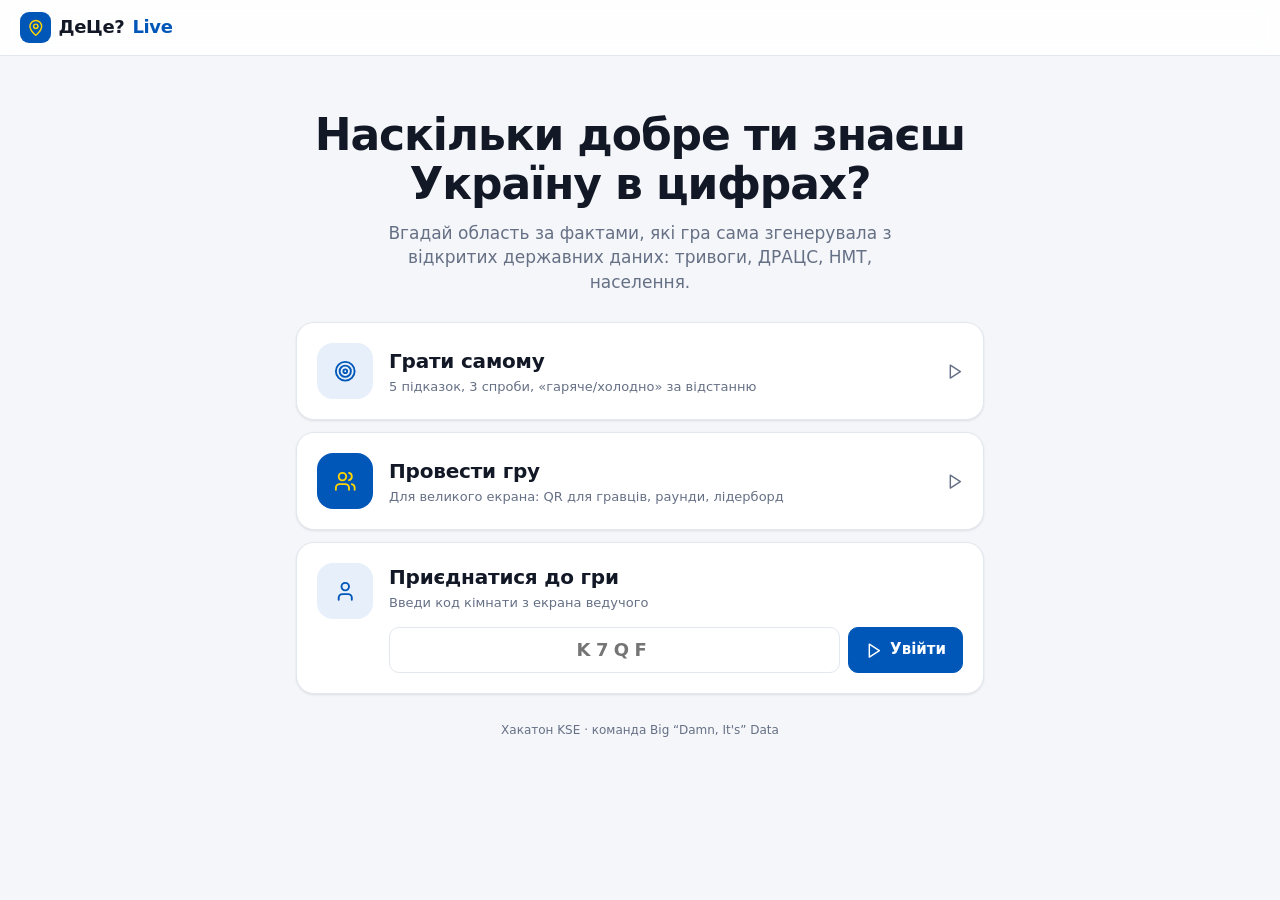
<file: static/index.html>
<!doctype html>
<!-- Стартова сторінка: вибір режиму (соло / провести гру / приєднатися). Власник: Андрій.
     Сюди веде редірект з «/» (app/main.py). Соло-гра — у solo.html. -->
<html lang="uk">
<head>
  <meta charset="utf-8">
  <meta name="viewport" content="width=device-width, initial-scale=1">
  <meta name="theme-color" content="#0057b8">
  <title>ДеЦе? Live</title>
  <meta name="description" content="Квіз на відкритих даних: вгадай область України за фактами з державних датасетів.">
  <link rel="stylesheet" href="/static/css/style.css?v=2">
  <link rel="icon" href="data:image/svg+xml,%3Csvg xmlns='http://www.w3.org/2000/svg' viewBox='0 0 24 24'%3E%3Crect width='24' height='24' rx='6' fill='%230057b8'/%3E%3Cpath d='M12 5a5 5 0 0 0-5 5c0 3.5 5 9 5 9s5-5.5 5-9a5 5 0 0 0-5-5zm0 7a2 2 0 1 1 0-4 2 2 0 0 1 0 4z' fill='%23ffd34d'/%3E%3C/svg%3E">
</head>
<body class="is-landing">
  <div class="app">
    <header class="topbar">
      <div class="logo"><span class="logo__mark"><i data-icon="map-pin"></i></span>ДеЦе?<span class="logo__accent">Live</span></div>
    </header>

    <main class="landing">
      <section class="landing__hero rise-in">
        <h1 class="landing__title">Наскільки добре ти знаєш Україну в&nbsp;цифрах?</h1>
        <p class="landing__sub">Вгадай область за фактами, які гра сама згенерувала з відкритих державних даних:
          тривоги, ДРАЦС, НМТ, населення.</p>
      </section>

      <div class="modes">
        <a class="mode rise-in" style="--i: 1" href="/static/solo.html" data-keep-query>
          <span class="mode__icon"><i data-icon="target" class="icon--lg"></i></span>
          <span class="mode__body">
            <span class="mode__title">Грати самому</span>
            <span class="mode__text">5 підказок, 3 спроби, «гаряче/холодно» за відстанню</span>
          </span>
          <i data-icon="play" class="mode__arrow"></i>
        </a>

        <a class="mode mode--accent rise-in" style="--i: 2" href="/static/host.html" data-keep-query>
          <span class="mode__icon"><i data-icon="users" class="icon--lg"></i></span>
          <span class="mode__body">
            <span class="mode__title">Провести гру</span>
            <span class="mode__text">Для великого екрана: QR для гравців, раунди, лідерборд</span>
          </span>
          <i data-icon="play" class="mode__arrow"></i>
        </a>

        <form class="mode mode--join rise-in" style="--i: 3" id="join-form" novalidate>
          <span class="mode__icon"><i data-icon="user" class="icon--lg"></i></span>
          <span class="mode__body">
            <span class="mode__title">Приєднатися до гри</span>
            <span class="mode__text">Введи код кімнати з екрана ведучого</span>
            <span class="join-row">
              <input class="input input--code" id="room-code" maxlength="4" placeholder="K7QF"
                     autocomplete="off" autocapitalize="characters" aria-label="Код кімнати">
              <button class="btn btn--primary" type="submit"><i data-icon="play"></i>Увійти</button>
            </span>
            <span class="error" id="join-error" hidden>Код — 4 символи з екрана ведучого</span>
          </span>
        </form>
      </div>

      <p class="landing__foot muted">Хакатон KSE · команда Big “Damn, It's” Data</p>
    </main>
  </div>

  <script type="module">
    import { hydrateIcons } from '/static/js/icons.js?v=2';

    hydrateIcons();

    // ?mock=1 та інші параметри переносимо в посилання, щоб тестувати моки зі стартової сторінки.
    if (location.search) {
      document.querySelectorAll('a[data-keep-query]').forEach((a) => { a.href += location.search; });
    }

    // «Приєднатися»: код → play.html?room=CODE
    const form = document.getElementById('join-form');
    const input = document.getElementById('room-code');
    const error = document.getElementById('join-error');
    input.addEventListener('input', () => {
      input.value = input.value.toUpperCase().replace(/[^A-Z0-9]/g, '');
      error.hidden = true;
    });
    form.addEventListener('submit', (e) => {
      e.preventDefault();
      const code = input.value.trim().toUpperCase();
      if (!/^[A-Z0-9]{4}$/.test(code)) {
        error.hidden = false;
        input.focus();
        return;
      }
      location.href = `/static/play.html?room=${code}`;
    });
  </script>
</body>
</html>
</file>
<file: static/css/style.css>
/* Власник: Андрій. Спільні стилі для index.html (старт), solo.html, host.html, play.html. */

/* ------------------------------------------------------------ токени */
:root {
  /* кольори */
  --bg: #f4f6f9;
  --surface: #ffffff;
  --surface-2: #f1f3f7;
  --text: #121826;
  --text-muted: #667085;
  --border: #e3e7ee;
  --accent: #0057b8;          /* синій прапора */
  --accent-hover: #004a9c;
  --accent-soft: #e6effa;
  --accent-2: #ffd500;        /* жовтий прапора */
  --accent-2-soft: #fff6cc;
  --accent-text: #ffffff;
  --danger: #d92d20;
  --danger-soft: #fdecea;
  --success: #12804a;
  --success-soft: #e3f4ea;

  /* карта */
  --region-fill: #e6e9ef;
  --region-stroke: #ffffff;
  --region-hover: #c8d8f0;
  --region-selected: #0057b8;
  --region-disabled: #cfd4dc;

  /* heat — синхронно з HEAT_COLORS в api.js */
  --heat-hot: #d7301f;
  --heat-warm: #fc8d59;
  --heat-cool: #fdcc8a;
  --heat-cold: #4575b4;

  /* типографіка */
  --font: system-ui, -apple-system, "Segoe UI", Roboto, "Helvetica Neue", Arial, sans-serif;
  --fs-xs: 0.75rem;
  --fs-sm: 0.8125rem;
  --fs-base: 0.9375rem;
  --fs-lg: 1.125rem;
  --fs-xl: 1.5rem;
  --fs-xxl: 2rem;

  /* відступи, радіуси, тіні */
  --sp-1: 4px;
  --sp-2: 8px;
  --sp-3: 12px;
  --sp-4: 16px;
  --sp-5: 20px;
  --sp-6: 28px;
  --radius: 14px;
  --radius-sm: 10px;
  --shadow: 0 1px 2px rgba(16, 24, 40, 0.04), 0 1px 3px rgba(16, 24, 40, 0.06);
  --shadow-lg: 0 8px 24px rgba(16, 24, 40, 0.08);
  --transition: 150ms ease;

  --topbar-h: 56px;
  --side-w: 360px;
}

/* проєктор (клас на <body> у host.html): помірно більше, але без «плакатних» розмірів */
.is-projector {
  --fs-xs: 0.875rem;
  --fs-sm: 0.9375rem;
  --fs-base: 1.0625rem;
  --fs-lg: 1.3125rem;
  --fs-xl: 1.75rem;
  --fs-xxl: 2.75rem;
  --side-w: 440px;
  --topbar-h: 64px;
}

/* ------------------------------------------------------------ reset */
*,
*::before,
*::after {
  box-sizing: border-box;
}

html,
body {
  margin: 0;
  height: 100%;
}

body {
  font-family: var(--font);
  font-size: var(--fs-base);
  line-height: 1.45;
  color: var(--text);
  background: var(--bg);
  -webkit-font-smoothing: antialiased;
}

h1, h2, h3, p, ul, ol {
  margin: 0;
}

ul, ol {
  padding: 0;
  list-style: none;
}

button,
input {
  font: inherit;
  color: inherit;
}

svg {
  display: block;
}

[hidden] {
  display: none !important;
}

.icon {
  width: 1.15em;
  height: 1.15em;
  flex: none;
}

.icon--lg {
  width: 1.5em;
  height: 1.5em;
}

/* ------------------------------------------------------------ каркас сторінки */
.app {
  min-height: 100%;
  display: flex;
  flex-direction: column;
}

.topbar {
  position: sticky;
  top: 0;
  z-index: 10;
  height: var(--topbar-h);
  display: flex;
  align-items: center;
  justify-content: space-between;
  gap: var(--sp-4);
  padding: 0 var(--sp-5);
  background: rgba(255, 255, 255, 0.9);
  backdrop-filter: blur(8px);
  border-bottom: 1px solid var(--border);
}

.topbar__right {
  display: flex;
  align-items: center;
  gap: var(--sp-3);
}

.logo {
  display: flex;
  align-items: center;
  gap: var(--sp-2);
  font-size: var(--fs-lg);
  font-weight: 800;
  letter-spacing: -0.02em;
}

.logo__mark {
  display: grid;
  place-items: center;
  width: 2em;
  height: 2em;
  border-radius: 9px;
  background: var(--accent);
  color: var(--accent-2);
  font-size: 0.85em;
}

.logo__accent {
  color: var(--accent);
}

/* карта зліва, панель справа; на вузьких екранах — одна колонка */
.layout {
  flex: 1;
  display: grid;
  grid-template-columns: minmax(0, 1fr) var(--side-w);
  gap: var(--sp-5);
  padding: var(--sp-5);
  align-items: start;
}

@media (max-width: 900px) {
  .layout {
    grid-template-columns: 1fr;
    padding: var(--sp-3);
    gap: var(--sp-3);
  }
}

.map-area {
  position: sticky;
  top: calc(var(--topbar-h) + var(--sp-5));
  display: flex;
  flex-direction: column;
  align-items: center;
  justify-content: center;
  min-height: 320px;
  height: calc(100dvh - var(--topbar-h) - 2 * var(--sp-5));
  background: var(--surface);
  border: 1px solid var(--border);
  border-radius: var(--radius);
  box-shadow: var(--shadow);
  padding: var(--sp-5);
  overflow: hidden;
}

@media (max-width: 900px) {
  .map-area {
    position: static;
    height: auto;
    min-height: 0;
    padding: var(--sp-3);
  }
}

.side {
  display: flex;
  flex-direction: column;
  gap: var(--sp-3);
  min-width: 0;
}

/* ------------------------------------------------------------ компоненти */
.panel {
  background: var(--surface);
  border: 1px solid var(--border);
  border-radius: var(--radius);
  box-shadow: var(--shadow);
  padding: var(--sp-4);
}

.panel__head {
  display: flex;
  align-items: center;
  justify-content: space-between;
  gap: var(--sp-2);
  margin-bottom: var(--sp-3);
}

.panel__title {
  display: flex;
  align-items: center;
  gap: var(--sp-2);
  font-size: var(--fs-xs);
  font-weight: 700;
  text-transform: uppercase;
  letter-spacing: 0.06em;
  color: var(--text-muted);
}

/* .panel__title без .panel__head теж має відступ знизу */
.panel > .panel__title {
  margin-bottom: var(--sp-3);
}

.pill {
  display: inline-flex;
  white-space: nowrap;
  align-items: center;
  gap: var(--sp-1);
  padding: 2px var(--sp-2);
  border-radius: 999px;
  background: var(--surface-2);
  color: var(--text-muted);
  font-size: var(--fs-xs);
  font-weight: 600;
  font-variant-numeric: tabular-nums;
}

.pill--accent {
  background: var(--accent-soft);
  color: var(--accent);
}

.btn {
  display: inline-flex;
  align-items: center;
  justify-content: center;
  gap: var(--sp-2);
  min-height: 42px;
  padding: var(--sp-2) var(--sp-4);
  border: 1px solid var(--border);
  border-radius: var(--radius-sm);
  background: var(--surface);
  font-weight: 600;
  cursor: pointer;
  transition: background var(--transition), border-color var(--transition), transform var(--transition);
}

.btn:hover {
  background: var(--surface-2);
}

.btn:active {
  transform: translateY(1px);
}

.btn:focus-visible {
  outline: 3px solid var(--accent-soft);
  outline-offset: 1px;
  border-color: var(--accent);
}

.btn:disabled {
  opacity: 0.5;
  cursor: not-allowed;
}

.btn--primary {
  background: var(--accent);
  border-color: var(--accent);
  color: var(--accent-text);
}

.btn--primary:hover {
  background: var(--accent-hover);
}

.btn--block {
  width: 100%;
}

.btn__hint {
  margin-left: auto;
  font-size: var(--fs-xs);
  font-weight: 600;
  opacity: 0.75;
}

/* лічильник у шапці: бали, раунд */
.score {
  display: inline-flex;
  align-items: center;
  gap: var(--sp-2);
  padding: var(--sp-1) var(--sp-3);
  border-radius: 999px;
  background: var(--accent-2-soft);
  font-weight: 800;
  font-variant-numeric: tabular-nums;
}

.score .icon {
  color: #b58900;
}

.score__label {
  font-size: var(--fs-xs);
  font-weight: 600;
  color: var(--text-muted);
}

/* ------------------------------------------------------------ підказки */
.hints {
  display: flex;
  flex-direction: column;
  gap: var(--sp-2);
}

.hint {
  display: flex;
  gap: var(--sp-3);
  padding: var(--sp-3);
  border-radius: var(--radius-sm);
  background: var(--surface-2);
}

.hint__num {
  flex: none;
  width: 24px;
  height: 24px;
  display: grid;
  place-items: center;
  border-radius: 50%;
  background: var(--accent);
  color: var(--accent-text);
  font-size: var(--fs-xs);
  font-weight: 700;
}

.hint__body {
  display: flex;
  flex-direction: column;
  gap: var(--sp-1);
  min-width: 0;
}

.hint__tag {
  display: inline-flex;
  align-items: center;
  gap: var(--sp-1);
  font-size: var(--fs-xs);
  font-weight: 600;
  color: var(--text-muted);
}

.hint--locked {
  align-items: center;
  padding: var(--sp-2) var(--sp-3);
  color: var(--text-muted);
  background: transparent;
  border: 1px dashed var(--border);
  font-size: var(--fs-sm);
}

.hint--locked .hint__num {
  background: var(--surface-2);
  color: var(--text-muted);
}

.hint--new {
  animation: fade-in 350ms ease;
}

@keyframes fade-in {
  from { opacity: 0; transform: translateY(-6px); }
  to { opacity: 1; transform: none; }
}

/* ------------------------------------------------------------ спроби */
.dots {
  display: inline-flex;
  gap: 4px;
}

.dot {
  width: 8px;
  height: 8px;
  border-radius: 50%;
  background: var(--accent);
}

.dot--used {
  background: var(--border);
}

.attempts {
  display: flex;
  flex-direction: column;
  gap: var(--sp-2);
}

.attempt {
  display: flex;
  align-items: center;
  gap: var(--sp-3);
  animation: fade-in 300ms ease;
}

.attempt__icon {
  flex: none;
  display: grid;
  place-items: center;
  width: 32px;
  height: 32px;
  border-radius: 50%;
  color: #fff;
}

.attempt__icon--hot { background: var(--heat-hot); }
.attempt__icon--warm { background: var(--heat-warm); }
.attempt__icon--cool { background: var(--heat-cool); color: var(--text); }
.attempt__icon--cold { background: var(--heat-cold); }
.attempt__icon--correct { background: var(--success); }

.attempt__main {
  display: flex;
  flex-direction: column;
  min-width: 0;
  flex: 1;
}

.attempt__name {
  font-weight: 600;
}

.attempt__meta {
  font-size: var(--fs-xs);
  color: var(--text-muted);
  font-variant-numeric: tabular-nums;
}

.attempt__points {
  font-weight: 700;
  font-variant-numeric: tabular-nums;
}

.empty {
  display: flex;
  align-items: center;
  gap: var(--sp-2);
  color: var(--text-muted);
  font-size: var(--fs-sm);
}

/* ------------------------------------------------------------ результат раунду */
.result {
  display: flex;
  flex-direction: column;
  gap: var(--sp-3);
  animation: fade-in 300ms ease;
}

.result__head {
  display: flex;
  align-items: center;
  gap: var(--sp-3);
}

.result__icon {
  display: grid;
  place-items: center;
  width: 44px;
  height: 44px;
  border-radius: 50%;
  flex: none;
}

.result--win .result__icon { background: var(--success-soft); color: var(--success); }
.result--lose .result__icon { background: var(--danger-soft); color: var(--danger); }
.result--info .result__icon { background: var(--accent-soft); color: var(--accent); }

.result__title {
  font-size: var(--fs-lg);
  font-weight: 800;
  line-height: 1.2;
}

.result__sub {
  font-size: var(--fs-sm);
  color: var(--text-muted);
}

/* ------------------------------------------------------------ карта (класи ставить map.js) */
.map-svg {
  width: 100%;
  height: 100%;
  max-height: 100%;
}

.map-wrap {
  position: relative;
  flex: 1;
  width: 100%;
  min-height: 0;
  display: flex;
  align-items: center;
  justify-content: center;
}

.region {
  fill: var(--region-fill);
  stroke: var(--region-stroke);
  stroke-width: 1;
  transition: fill var(--transition);
}

.region--interactive {
  cursor: pointer;
}

.region--interactive:hover {
  fill: var(--region-hover);
}

/* наведення на зону кліку Києва підсвічує контур міста (ставить map.js) */
.region--interactive.region--hover {
  fill: var(--region-hover);
}

/* невидима зона кліку поверх Києва */
.kyiv-hit {
  fill: transparent;
  stroke: none;
}

.kyiv-hit--interactive {
  cursor: pointer;
}

/* пунктирне кільце, коли Київ виділено */
.kyiv-ring {
  fill: none;
  stroke: var(--region-selected);
  stroke-width: 2;
  stroke-dasharray: 4 3;
}

.region--selected {
  stroke: var(--region-selected);
  stroke-width: 2.5;
}

.region--disabled {
  fill: var(--region-disabled);
  cursor: not-allowed;
}

/* білий контур навколо тексту — підпис читається і на сірій, і на кольоровій області */
/* --fit (0.6…1) ставить map.js: довгі назви у вузьких областях стають дрібнішими */
.map-label {
  font-size: calc(12px * var(--fit, 1));
  fill: #8a93a3;
  paint-order: stroke;
  stroke: rgba(255, 255, 255, 0.85);
  stroke-width: 3px;
  stroke-linejoin: round;
}

.is-projector .map-label {
  font-size: calc(15px * var(--fit, 1));
  font-weight: 600;
  fill: #5b6475;
}

.map-tooltip {
  position: absolute;
  z-index: 5;
  pointer-events: none;
  padding: var(--sp-1) var(--sp-2);
  border-radius: 6px;
  background: var(--text);
  color: var(--surface);
  font-size: var(--fs-xs);
  font-weight: 600;
  white-space: nowrap;
  box-shadow: var(--shadow-lg);
}

/* легенда «гаряче/холодно» під картою */
.legend {
  display: flex;
  flex-wrap: wrap;
  justify-content: center;
  gap: var(--sp-2) var(--sp-4);
  margin-top: var(--sp-3);
  font-size: var(--fs-xs);
  color: var(--text-muted);
}

.legend__item {
  display: inline-flex;
  align-items: center;
  gap: var(--sp-1);
}

.legend__swatch {
  width: 12px;
  height: 12px;
  border-radius: 3px;
}

.map-hint {
  position: absolute;
  top: 0;
  left: 0;
  display: inline-flex;
  align-items: center;
  gap: var(--sp-1);
  font-size: var(--fs-xs);
  color: var(--text-muted);
}

/* ------------------------------------------------------------ host (проєктор) */
.room-code {
  display: inline-flex;
  align-items: center;
  gap: var(--sp-2);
  padding: var(--sp-1) var(--sp-3);
  border-radius: 999px;
  background: var(--accent-2);
  font-weight: 800;
  letter-spacing: 0.12em;
}

.qr-stage {
  display: flex;
  flex-direction: column;
  align-items: center;
  gap: var(--sp-4);
  text-align: center;
  width: 100%;
  height: 100%;
  justify-content: center;
}

.qr-stage__title {
  font-size: var(--fs-xxl);
  font-weight: 800;
  line-height: 1.1;
  letter-spacing: -0.02em;
}

.qr-stage__sub {
  color: var(--text-muted);
  font-size: var(--fs-lg);
}

.qr {
  width: min(48vh, 100%);
  padding: var(--sp-3);
  border-radius: var(--radius);
  background: #fff;
  border: 1px solid var(--border);
  box-shadow: var(--shadow-lg);
}

.qr svg {
  width: 100%;
  height: auto;
}

.join-url {
  display: inline-flex;
  align-items: center;
  gap: var(--sp-2);
  padding: var(--sp-2) var(--sp-4);
  border-radius: 999px;
  background: var(--surface-2);
  font-weight: 600;
  word-break: break-all;
}

/* гравці в лобі */
.chips {
  display: flex;
  flex-wrap: wrap;
  gap: var(--sp-2);
}

.chip {
  display: inline-flex;
  align-items: center;
  gap: var(--sp-1);
  padding: var(--sp-1) var(--sp-3);
  border-radius: 999px;
  background: var(--accent-soft);
  color: var(--accent);
  font-weight: 600;
  animation: fade-in 300ms ease;
}

/* таймер і прогрес */
.timer-row {
  display: flex;
  align-items: baseline;
  justify-content: space-between;
  gap: var(--sp-3);
  margin-bottom: var(--sp-3);
}

.timer {
  font-size: var(--fs-xxl);
  font-weight: 800;
  font-variant-numeric: tabular-nums;
  line-height: 1;
}

.timer--low {
  color: var(--danger);
}

.big-num {
  font-size: var(--fs-xl);
  font-weight: 800;
  font-variant-numeric: tabular-nums;
  line-height: 1;
}

.progress {
  height: 8px;
  border-radius: 999px;
  background: var(--surface-2);
  overflow: hidden;
}

.progress__bar {
  height: 100%;
  background: var(--accent);
  transition: width 300ms linear;
}

.progress__bar--low {
  background: var(--danger);
}

/* лідерборд */
.leaderboard {
  display: flex;
  flex-direction: column;
  gap: var(--sp-1);
}

.lb-row {
  display: grid;
  grid-template-columns: 28px 1fr auto auto;
  align-items: center;
  gap: var(--sp-3);
  padding: var(--sp-2) var(--sp-3);
  border-radius: var(--radius-sm);
  animation: fade-in 300ms ease;
}

.lb-row:nth-child(odd) {
  background: var(--surface-2);
}

.lb-row--first {
  background: var(--accent-2-soft) !important;
}

.lb-row__place {
  display: grid;
  place-items: center;
  font-weight: 800;
  color: var(--text-muted);
}

.lb-row--first .lb-row__place {
  color: #b58900;
}

.lb-row__name {
  font-weight: 600;
  overflow: hidden;
  text-overflow: ellipsis;
  white-space: nowrap;
}

.lb-row__score {
  font-weight: 800;
  font-variant-numeric: tabular-nums;
}

.lb-row__delta {
  font-size: var(--fs-xs);
  font-weight: 700;
  color: var(--success);
  font-variant-numeric: tabular-nums;
  min-width: 3.5em;
  text-align: right;
}

.muted {
  color: var(--text-muted);
}

.error {
  display: flex;
  align-items: center;
  gap: var(--sp-2);
  padding: var(--sp-3);
  border-radius: var(--radius-sm);
  background: var(--danger-soft);
  color: var(--danger);
  font-size: var(--fs-sm);
  font-weight: 600;
}

/* ------------------------------------------------------------ ефекти (fx.js) */
.confetti {
  position: fixed;
  inset: 0;
  width: 100vw;
  height: 100vh;
  z-index: 100;
  pointer-events: none;
}

.icon-btn {
  display: grid;
  place-items: center;
  width: 36px;
  height: 36px;
  border: 1px solid var(--border);
  border-radius: 50%;
  background: var(--surface);
  color: var(--text-muted);
  cursor: pointer;
  transition: background var(--transition), color var(--transition);
}

.icon-btn:hover {
  background: var(--surface-2);
  color: var(--text);
}

/* нова підказка на хості: велика картка поверх карти на кілька секунд */
.hint-flash {
  position: absolute;
  left: 50%;
  top: 50%;
  z-index: 6;
  width: min(80%, 900px);
  transform: translate(-50%, -50%);
  display: flex;
  flex-direction: column;
  align-items: center;
  gap: var(--sp-3);
  padding: var(--sp-6);
  border-radius: 20px;
  background: var(--accent);
  color: var(--accent-text);
  text-align: center;
  box-shadow: 0 20px 60px rgba(0, 40, 100, 0.35);
  animation: flash-in 450ms cubic-bezier(0.2, 0.9, 0.3, 1.3) both;
}

.hint-flash--out {
  animation: flash-out 400ms ease forwards;
}

.hint-flash__label {
  display: inline-flex;
  align-items: center;
  gap: var(--sp-2);
  padding: var(--sp-1) var(--sp-3);
  border-radius: 999px;
  background: var(--accent-2);
  color: var(--text);
  font-size: var(--fs-sm);
  font-weight: 800;
  text-transform: uppercase;
  letter-spacing: 0.06em;
}

.hint-flash__text {
  font-size: var(--fs-xxl);
  font-weight: 800;
  line-height: 1.2;
  letter-spacing: -0.01em;
}

@keyframes flash-in {
  from { opacity: 0; transform: translate(-50%, -50%) scale(0.85); }
  to { opacity: 1; transform: translate(-50%, -50%) scale(1); }
}

@keyframes flash-out {
  to { opacity: 0; transform: translate(-50%, -40%) scale(0.95); }
}

/* нова підказка в бічному списку: жовтий спалах, що згасає */
.hint--pop {
  animation: hint-pop 2.4s ease;
}

@keyframes hint-pop {
  0% { transform: scale(0.96); background: var(--accent-2); box-shadow: 0 0 0 4px var(--accent-2); }
  15% { transform: scale(1.02); }
  30% { transform: scale(1); }
  100% { background: var(--surface-2); box-shadow: 0 0 0 0 transparent; }
}

/* ------------------------------------------------------------ плавність і завантаження */
:root {
  --ease-out: cubic-bezier(0.22, 1, 0.36, 1);
  --ease-spring: cubic-bezier(0.34, 1.56, 0.64, 1);
}

/* скелетон: сірий блок з «відблиском», що пробігає зліва направо */
.skeleton {
  position: relative;
  overflow: hidden;
  border-radius: var(--radius-sm);
  background: var(--surface-2);
}

.skeleton::after {
  content: "";
  position: absolute;
  inset: 0;
  transform: translateX(-100%);
  background: linear-gradient(90deg, transparent, rgba(255, 255, 255, 0.7), transparent);
  animation: shimmer 1.4s infinite;
}

@keyframes shimmer {
  to { transform: translateX(100%); }
}

.skeleton--line { height: 14px; }
.skeleton--line + .skeleton--line { margin-top: var(--sp-2); }
.skeleton--short { width: 60%; }
.skeleton--block { height: 64px; }
.skeleton--btn { height: 42px; }

/* скелетон карти: силует, що «дихає» */
.skeleton-map {
  width: min(90%, 760px);
  aspect-ratio: 1.5;
  border-radius: 40% 55% 45% 50% / 45% 40% 55% 50%;
  animation: breathe 1.6s ease-in-out infinite;
}

@keyframes breathe {
  50% { opacity: 0.55; }
}

.loading-caption {
  display: flex;
  align-items: center;
  gap: var(--sp-2);
  margin-top: var(--sp-4);
  color: var(--text-muted);
  font-size: var(--fs-sm);
  font-weight: 600;
}

/* спінер */
.spinner {
  width: 1.1em;
  height: 1.1em;
  flex: none;
  border: 2px solid currentColor;
  border-right-color: transparent;
  border-radius: 50%;
  animation: spin 700ms linear infinite;
}

@keyframes spin {
  to { transform: rotate(360deg); }
}

/* кнопка під час запиту: спінер замість іконки, без повторних кліків */
.btn--loading {
  pointer-events: none;
  opacity: 0.85;
}

.btn--loading .icon {
  display: none;
}

/* поява панелей каскадом: --i задає JS (0, 1, 2…) */
.rise-in {
  animation: rise-in 420ms var(--ease-out) both;
  animation-delay: calc(var(--i, 0) * 70ms);
}

@keyframes rise-in {
  from { opacity: 0; transform: translateY(12px); }
  to { opacity: 1; transform: none; }
}

/* карта: плавна поява і плавна зміна кольорів */
.map-svg {
  animation: map-in 600ms var(--ease-out) both;
}

@keyframes map-in {
  from { opacity: 0; transform: scale(0.97); }
  to { opacity: 1; transform: none; }
}

.region {
  transition: fill 350ms ease, stroke 200ms ease, stroke-width 200ms ease;
}

/* лінії reveal «малюються» від відповіді до правильної області (pathLength=1 ставить map.js) */
.map-line {
  stroke-dasharray: 1;
  stroke-dashoffset: 1;
  animation: draw-line 900ms var(--ease-out) forwards;
  animation-delay: calc(var(--i, 0) * 120ms + 200ms);
}

@keyframes draw-line {
  to { stroke-dashoffset: 0; }
}

.map-dot {
  transform-box: fill-box;
  transform-origin: center;
  animation: pop 350ms var(--ease-spring) both;
  animation-delay: calc(var(--i, 0) * 120ms);
}

@keyframes pop {
  from { transform: scale(0); }
  to { transform: scale(1); }
}

/* хвиля від області після кліку */
.map-pulse {
  fill: none;
  stroke-width: 3;
  transform-box: fill-box;
  transform-origin: center;
  animation: pulse-ring 900ms var(--ease-out) forwards;
}

@keyframes pulse-ring {
  from { transform: scale(0.2); opacity: 0.9; }
  to { transform: scale(3); opacity: 0; }
}

/* перехід між екранами хоста: QR ↔ карта */
.stage-swap {
  animation: rise-in 450ms var(--ease-out) both;
}

/* бали «підстрибують», коли змінюються */
.bump {
  animation: bump 450ms var(--ease-spring);
}

@keyframes bump {
  40% { transform: scale(1.18); }
}

.lb-row__score,
.attempt__points {
  display: inline-block;
}

.btn {
  transition: background var(--transition), border-color var(--transition), transform 120ms ease, box-shadow 200ms ease;
}

.btn--primary:hover {
  box-shadow: 0 6px 16px rgba(0, 87, 184, 0.25);
}

/* ------------------------------------------------------------ екран гравця (play.html, телефон) */
.is-player {
  --fs-base: 1rem;
}

.player {
  flex: 1;
  width: 100%;
  max-width: 560px;
  margin: 0 auto;
  display: flex;
  flex-direction: column;
  gap: var(--sp-3);
  padding: var(--sp-3) var(--sp-3) calc(96px + env(safe-area-inset-bottom));
}

.player #screen-round {
  display: flex;
  flex-direction: column;
  gap: var(--sp-3);
}

.player #screen-round[hidden] {
  display: none;
}

.player-center {
  display: flex;
  flex-direction: column;
  align-items: center;
  gap: var(--sp-3);
  padding: var(--sp-6) var(--sp-4);
  text-align: center;
}

.player-center-text {
  text-align: center;
  font-size: var(--fs-sm);
}

.player-title {
  font-size: var(--fs-xl);
  font-weight: 800;
  line-height: 1.2;
  letter-spacing: -0.01em;
}

.player-form {
  display: flex;
  flex-direction: column;
  gap: var(--sp-4);
  padding: var(--sp-5);
}

.field {
  display: flex;
  flex-direction: column;
  gap: var(--sp-1);
}

.field__label {
  font-size: var(--fs-sm);
  font-weight: 600;
  color: var(--text-muted);
}

.input {
  width: 100%;
  min-height: 52px;
  padding: var(--sp-3) var(--sp-4);
  border: 1.5px solid var(--border);
  border-radius: var(--radius-sm);
  background: var(--surface);
  font-size: 1.125rem; /* ≥16px: iOS не збільшує сторінку при фокусі */
  transition: border-color var(--transition), box-shadow var(--transition);
}

.input:focus {
  outline: none;
  border-color: var(--accent);
  box-shadow: 0 0 0 4px var(--accent-soft);
}

.input--code {
  font-weight: 800;
  letter-spacing: 0.3em;
  text-transform: uppercase;
  text-align: center;
}

.btn--lg {
  min-height: 54px;
  font-size: 1.0625rem;
  border-radius: var(--radius);
}

.spinner--lg {
  width: 36px;
  height: 36px;
  border-width: 3px;
  color: var(--accent);
}

.result__icon--ok { background: var(--success-soft); color: var(--success); }
.result__icon--gold { background: var(--accent-2-soft); color: #b58900; }

.chips--center {
  justify-content: center;
}

.chip--me {
  background: var(--accent);
  color: var(--accent-text);
}

.timer--sm {
  font-size: var(--fs-xl);
}

.player-timer .timer-row {
  margin-bottom: var(--sp-2);
}

.player-map {
  padding: var(--sp-2);
}

.player-map .map-wrap {
  min-height: 0;
}

/* найсвіжіша підказка — більша і з синьою рамкою */
.hint--latest {
  background: var(--accent-soft);
  font-size: 1.0625rem;
  font-weight: 600;
  box-shadow: inset 3px 0 0 var(--accent);
}

.hints--prev .hint {
  font-size: var(--fs-sm);
  color: var(--text-muted);
}

.hints--prev,
#hints-prev-panel .panel__title {
  margin-top: 0;
}

#hints-prev-panel .panel__title {
  margin-bottom: var(--sp-3);
}

.player-waiting {
  display: flex;
  align-items: center;
  gap: var(--sp-3);
  border-color: var(--success);
  background: var(--success-soft);
}

.player-waiting .spinner {
  color: var(--success);
}

.player-next-hint {
  margin-top: var(--sp-2);
  font-size: var(--fs-xs);
}

.player-stats {
  display: grid;
  grid-template-columns: 1fr 1fr;
  gap: var(--sp-3);
}

.player-stats > div {
  display: flex;
  flex-direction: column;
  gap: var(--sp-1);
  padding: var(--sp-3);
  border-radius: var(--radius-sm);
  background: var(--surface-2);
  font-size: var(--fs-sm);
}

.final-place {
  font-size: var(--fs-xxl);
  font-weight: 800;
}

/* кнопка «Відповісти», прилипла до низу екрана */
.action-bar {
  position: fixed;
  left: 0;
  right: 0;
  bottom: 0;
  z-index: 20;
  padding: var(--sp-3) var(--sp-3) calc(var(--sp-3) + env(safe-area-inset-bottom));
  background: linear-gradient(to top, var(--bg) 70%, rgba(244, 246, 249, 0));
}

/* «Відповісти: Івано-Франківська обл.» — завжди в один рядок */
.action-bar #guess-label {
  min-width: 0;
  overflow: hidden;
  white-space: nowrap;
  text-overflow: ellipsis;
}

@media (max-width: 420px) {
  .action-bar .btn { font-size: 0.9375rem; padding-inline: var(--sp-3); }
}

.action-bar .btn {
  display: flex; /* inline-flex не центрується через margin: auto */
  max-width: 560px;
  margin: 0 auto;
  box-shadow: var(--shadow-lg);
}

/* ------------------------------------------------------------ зум карти (map.js, zoomable) */
/* межі й лінії лишаються тонкими при будь-якому зумі */
.map-svg .region,
.map-svg .kyiv-ring,
.map-svg .map-line,
.map-svg .map-pulse {
  vector-effect: non-scaling-stroke;
}

/* плавність лише для кнопок +/−; під час щипка карта має йти за пальцями без затримки */
.map-svg--animate > g {
  transition: transform 220ms var(--ease-out);
}

/* на незбільшеній карті палець може гортати сторінку вертикально;
   на збільшеній — усі жести належать карті */
.map-svg--zoomable { touch-action: pan-y; cursor: default; }
.map-svg--zoomed { touch-action: none; cursor: grab; }
.map-svg--zoomed:active { cursor: grabbing; }

/* підписи на збільшеній карті (режим labels: 'zoom'): розмір задає map.js */
.map-label--zoom {
  fill: #4a5363;
  font-weight: 600;
}

.map-svg g.map-labels--hidden .map-label--zoom {
  opacity: 0;
}

.map-label--zoom {
  transition: opacity 200ms ease;
}

.map-zoom {
  position: absolute;
  top: var(--sp-2);
  right: var(--sp-2);
  z-index: 4;
  display: flex;
  flex-direction: column;
  border: 1px solid var(--border);
  border-radius: var(--radius-sm);
  background: var(--surface);
  box-shadow: var(--shadow-lg);
  overflow: hidden;
}

.map-zoom__btn {
  display: grid;
  place-items: center;
  width: 40px;
  height: 40px;
  border: 0;
  background: transparent;
  color: var(--text);
  cursor: pointer;
}

.map-zoom__btn + .map-zoom__btn {
  border-top: 1px solid var(--border);
}

.map-zoom__btn:hover:not(:disabled) {
  background: var(--surface-2);
}

.map-zoom__btn:disabled {
  color: var(--border);
  cursor: default;
}

.map-zoom-hint {
  position: absolute;
  left: var(--sp-2);
  bottom: var(--sp-2);
  z-index: 4;
  display: inline-flex;
  align-items: center;
  gap: var(--sp-2);
  max-width: calc(100% - 64px);
  padding: var(--sp-1) var(--sp-3);
  border-radius: 999px;
  background: var(--text);
  color: var(--surface);
  font-size: var(--fs-xs);
  font-weight: 600;
  box-shadow: var(--shadow-lg);
  pointer-events: none;
  animation: rise-in 400ms var(--ease-out) 600ms both;
  transition: opacity 300ms ease;
}

.map-zoom-hint--hidden {
  opacity: 0;
}

/* ------------------------------------------------------------ складність підказки */
.hint__meta {
  display: flex;
  align-items: center;
  justify-content: space-between;
  gap: var(--sp-2);
  flex-wrap: wrap;
}

.difficulty {
  display: inline-flex;
  align-items: center;
  gap: 6px;
  font-size: var(--fs-xs);
  font-weight: 600;
  color: var(--text-muted);
  white-space: nowrap;
}

/* риски-«сходинки» як індикатор сигналу: що вища складність, то більше заповнених */
.difficulty__bars {
  display: inline-flex;
  align-items: flex-end;
  gap: 2px;
  height: 12px;
}

.difficulty__bars i {
  width: 3px;
  border-radius: 1px;
  background: var(--border);
}

.difficulty__bars i:nth-child(1) { height: 4px; }
.difficulty__bars i:nth-child(2) { height: 6px; }
.difficulty__bars i:nth-child(3) { height: 8px; }
.difficulty__bars i:nth-child(4) { height: 10px; }
.difficulty__bars i:nth-child(5) { height: 12px; }

/* колір за рівнем: складна — червонувата, легка — зелена */
.difficulty--5 .on, .difficulty--4 .on { background: var(--heat-hot); }
.difficulty--3 .on { background: var(--heat-warm); }
.difficulty--2 .on, .difficulty--1 .on { background: var(--success); }

/* на жовтій плашці великої підказки — темний текст і світлі неактивні риски */
.hint-flash__label .difficulty {
  margin-left: var(--sp-2);
  padding-left: var(--sp-2);
  border-left: 1px solid rgba(0, 0, 0, 0.15);
  color: var(--text);
  text-transform: none;
  letter-spacing: 0;
}

.hint-flash__label .difficulty__bars i:not(.on) {
  background: rgba(0, 0, 0, 0.15);
}

/* ------------------------------------------------------------ стартова сторінка (index.html) */
a.logo {
  color: inherit;
  text-decoration: none;
}

.landing {
  flex: 1;
  width: 100%;
  max-width: 720px;
  margin: 0 auto;
  display: flex;
  flex-direction: column;
  gap: var(--sp-6);
  padding: clamp(24px, 6vh, 64px) var(--sp-4) var(--sp-6);
}

.landing__hero {
  display: flex;
  flex-direction: column;
  gap: var(--sp-3);
  text-align: center;
}

.landing__title {
  font-size: clamp(1.75rem, 4.5vw, 2.75rem);
  font-weight: 800;
  line-height: 1.12;
  letter-spacing: -0.025em;
}

.landing__sub {
  max-width: 560px;
  margin: 0 auto;
  color: var(--text-muted);
  font-size: 1.0625rem;
}

.modes {
  display: flex;
  flex-direction: column;
  gap: var(--sp-3);
}

.mode {
  display: flex;
  align-items: center;
  gap: var(--sp-4);
  padding: var(--sp-5);
  border: 1px solid var(--border);
  border-radius: 18px;
  background: var(--surface);
  box-shadow: var(--shadow);
  color: inherit;
  text-decoration: none;
  transition: transform 160ms var(--ease-out), box-shadow 160ms ease, border-color 160ms ease;
}

a.mode:hover {
  transform: translateY(-2px);
  border-color: var(--accent);
  box-shadow: var(--shadow-lg);
}

a.mode:focus-visible {
  outline: 3px solid var(--accent-soft);
  border-color: var(--accent);
}

.mode__icon {
  flex: none;
  display: grid;
  place-items: center;
  width: 56px;
  height: 56px;
  border-radius: 16px;
  background: var(--accent-soft);
  color: var(--accent);
}

.mode--accent .mode__icon {
  background: var(--accent);
  color: var(--accent-2);
}

.mode__body {
  flex: 1;
  min-width: 0;
  display: flex;
  flex-direction: column;
  gap: 2px;
}

.mode__title {
  font-size: 1.25rem;
  font-weight: 800;
  letter-spacing: -0.01em;
}

.mode__text {
  color: var(--text-muted);
  font-size: var(--fs-sm);
}

.mode__arrow {
  flex: none;
  color: var(--text-muted);
  transition: transform 160ms var(--ease-out), color 160ms ease;
}

a.mode:hover .mode__arrow {
  transform: translateX(3px);
  color: var(--accent);
}

.mode--join {
  align-items: flex-start;
}

.join-row {
  display: flex;
  gap: var(--sp-2);
  margin-top: var(--sp-3);
}

.join-row .input {
  flex: 1;
  min-width: 0;
  min-height: 46px;
  padding-block: var(--sp-2);
}

.join-row .btn {
  flex: none;
  min-height: 46px;
}

.mode--join .error {
  margin-top: var(--sp-2);
  padding: var(--sp-2) var(--sp-3);
}

.landing__foot {
  text-align: center;
  font-size: var(--fs-xs);
}

@media (max-width: 480px) {
  .mode { padding: var(--sp-4); gap: var(--sp-3); }
  .mode__icon { width: 46px; height: 46px; border-radius: 13px; }
  .mode__arrow { display: none; }
}

@media (prefers-reduced-motion: reduce) {
  *,
  *::before,
  *::after {
    animation: none !important;
    transition: none !important;
  }
}
</file>
